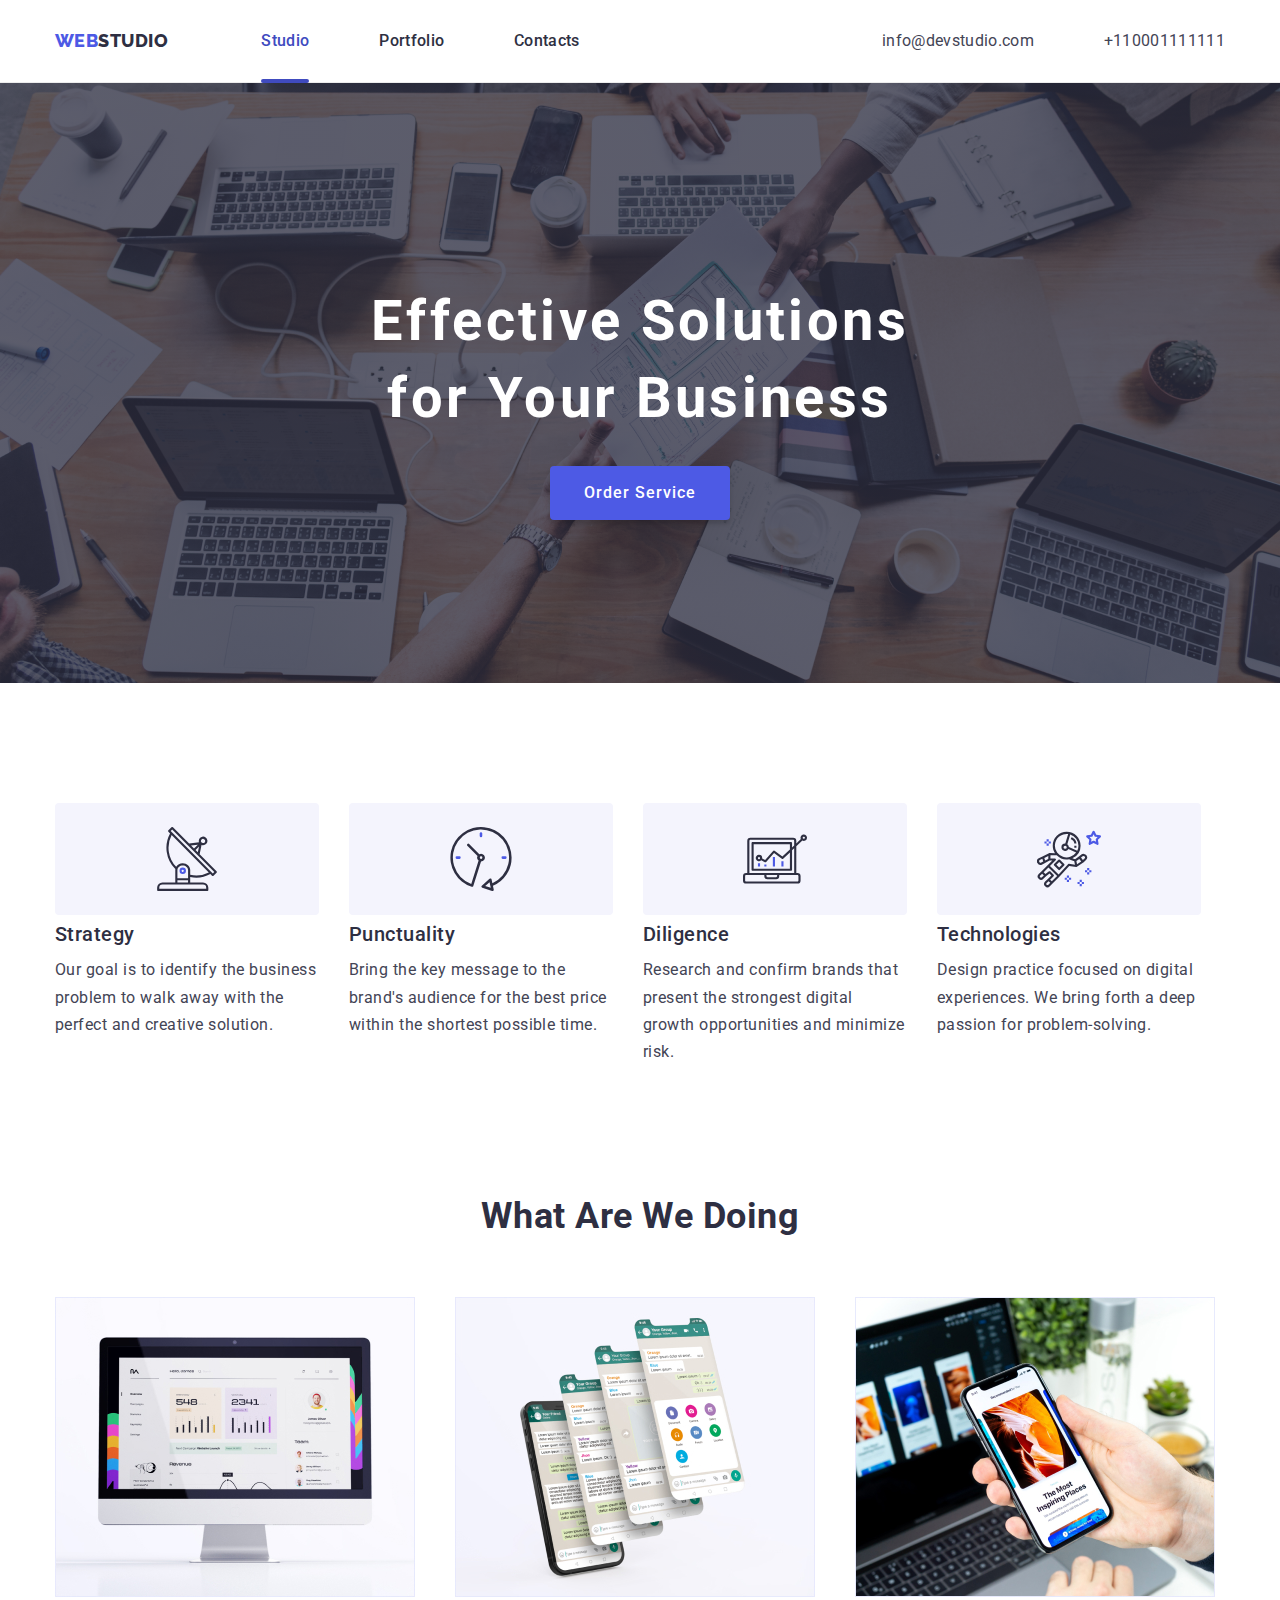
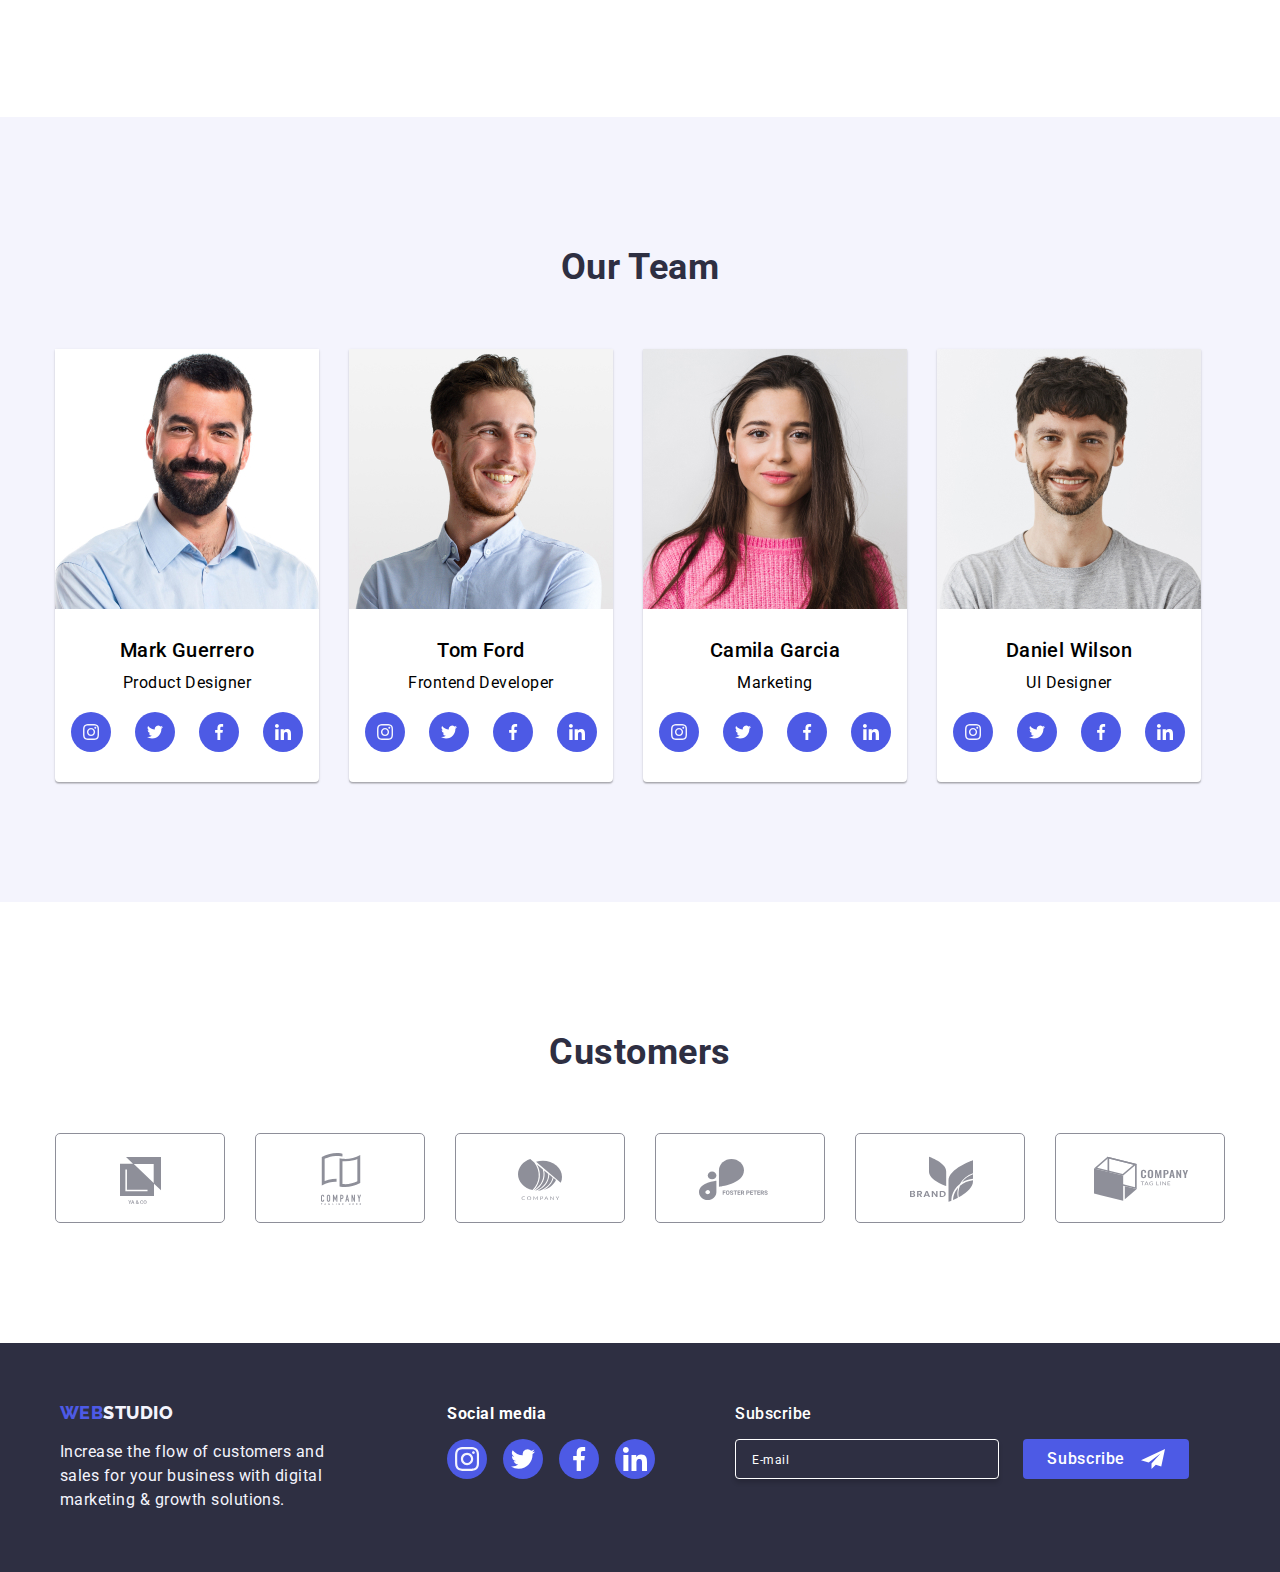
<file: index.html>
<!DOCTYPE html>
<html lang="en">
  <head>
    <meta charset="UTF-8" />
    <meta name="viewport" content="width=device-width, initial-scale=1.0" />
    <title>Studio</title>
    <link rel="preconnect" href="https://fonts.googleapis.com " />
    <link rel="preconnect" href="https://fonts.gstatic.com " crossorigin />

    <link
      rel="stylesheet"
      href="https://cdnjs.cloudflare.com/ajax/libs/modern-normalize/2.0.0/modern-normalize.min.css "
    />

    <link rel="stylesheet" href="./css/styles.css" />
    <link
      href="https://fonts.googleapis.com/css2?family=Raleway:wght@800&family=Roboto:wght@400;500;700;900&display=swap"
      rel="stylesheet"
    />
  </head>
  <body>
    <!--This is Header-->
    <header class="page-header">
      <div class="container menu">
        <!--Navigation-->
        <nav class="navigation">
          <a href="./index.html" class="logo-link">
            <span class="logo">WEB</span><span class="studio">STUDIO</span></a
          >

          <ul class="nav-menu list">
            <li class="item">
              <a href="./index.html" class="page current link">Studio</a>
            </li>
            <li class="item">
              <a href="./portfolio.html" class="page link">Portfolio</a>
            </li>
            <li class="item">
              <a href="#" class="page link">Contacts</a>
            </li>
          </ul>
        </nav>

        <ul class="contacts-menu list">
          <li class="item">
            <a href="mailto:info@devstudio.com" class="contact link">
              info@devstudio.com</a
            >
          </li>
          <li class="item">
            <a href="tel:+110001111111" class="contact link"> +110001111111</a>
          </li>
        </ul>
      </div>
    </header>

    <main>
      <!--This is Section 1-->
      <section class="hero">
        <div class="container">
          <h1 class="hero-title">
            Effective Solutions <br />
            for Your Business
          </h1>
          <button type="button" class="button primary" data-modal-open>
            Order Service
          </button>
        </div>
      </section>

      <!--This is Section 2-->

      <section class="section">
        <div class="container">
          <ul class="benefits list">
            <li class="item">
              <div class="icon">
                <svg class="benefits-svg-icon">
                  <use href="./images/icons.svg#antenna"></use>
                </svg>
              </div>
              <h3 class="title">Strategy</h3>
              <p class="description">
                Our goal is to identify the business <br />
                problem to walk away with the <br />
                perfect and creative solution.
              </p>
            </li>

            <li class="item">
              <div class="icon">
                <svg class="benefits-svg-icon">
                  <use href="./images/icons.svg#clock"></use>
                </svg>
              </div>
              <h3 class="title">Punctuality</h3>
              <p class="description">
                Bring the key message to the <br />
                brand's audience for the best price <br />
                within the shortest possible time.
              </p>
            </li>

            <li class="item">
              <div class="icon">
                <svg class="benefits-svg-icon">
                  <use href="./images/icons.svg#diagram"></use>
                </svg>
              </div>
              <h3 class="title">Diligence</h3>
              <p class="description">
                Research and confirm brands that <br />
                present the strongest digital growth opportunities and minimize
                risk.
              </p>
            </li>

            <li class="item">
              <div class="icon">
                <svg class="benefits-svg-icon">
                  <use href="./images/icons.svg#astronaut"></use>
                </svg>
              </div>
              <h3 class="title">Technologies</h3>
              <p class="description">
                Design practice focused on digital <br />
                experiences. We bring forth a deep <br />
                passion for problem-solving.
              </p>
            </li>
          </ul>
        </div>
      </section>

      <!--This is Section 3-->
      <section class="section no-top-padding">
        <div class="container">
          <h2 class="section-title">What Are We Doing</h2>
          <ul class="what-we-do list">
            <li class="item">
              <img
                src="./images/img-1.jpg"
                alt="Monitor"
                width="360"
                height="300"
                class="image"
              />
            </li>
            <li class="item">
              <img
                src="./images/img-2.jpg"
                alt="Mobile"
                width="360"
                height="300"
                class="image"
              />
            </li>
            <li class="item">
              <img
                src="./images/img-3.jpg"
                alt="Mobile/Phone"
                width="360"
                height="300"
                class="image"
              />
            </li>
          </ul>
        </div>
      </section>

      <!--This is Section 4-->
      <section class="section bg-team">
        <div class="container">
          <h2 class="section-title">Our Team</h2>
          <ul class="team list">
            <li class="item">
              <img
                src="./images/img-4.jpg"
                alt="Mark"
                width="270"
                height="260"
                class="image"
              />
              <h3 class="name">Mark Guerrero</h3>
              <p class="position">Product Designer</p>
              <ul class="social-team list">
                <li class="icon-item">
                  <a
                    class="link"
                    href="https://instagram.com"
                    target="_blank"
                    rel="noopenner
                  noreferrer"
                    aria-label="Link to Instagram"
                  >
                    <svg class="icon" width="16" height="16">
                      <use href="./images/icons.svg#icon-instagram"></use>
                    </svg>
                  </a>
                </li>
                <li class="icon-item">
                  <a
                    class="link"
                    href="https://twitter.com"
                    target="_blank"
                    rel="noopenner
                  noreferrer"
                    aria-label="Link to twitter"
                  >
                    <svg class="icon" width="16" height="16">
                      <use href="./images/icons.svg#icon-twitter"></use>
                    </svg>
                  </a>
                </li>
                <li class="icon-item">
                  <a
                    class="link"
                    href="https://facebook.com"
                    target="_blank"
                    rel="noopenner
                  noreferrer"
                    aria-label="Link to facebook"
                  >
                    <svg class="icon" width="16" height="16">
                      <use href="./images/icons.svg#icon-facebook"></use>
                    </svg>
                  </a>
                </li>
                <li class="icon-item">
                  <a
                    class="link"
                    href="https://linkedin.com"
                    target="_blank"
                    rel="noopenner
                  noreferrer"
                    aria-label="Link to linkedin"
                  >
                    <svg class="icon" width="16" height="16">
                      <use href="./images/icons.svg#icon-linkedin"></use>
                    </svg>
                  </a>
                </li>
              </ul>
            </li>

            <li class="item">
              <img
                src="./images/img-5.jpg"
                alt="Tom"
                width="270"
                height="260"
                class="image"
              />
              <h3 class="name">Tom Ford</h3>
              <p class="position">Frontend Developer</p>
              <ul class="social-team list">
                <li class="icon-item">
                  <a
                    class="link"
                    href="https://instagram.com"
                    target="_blank"
                    rel="noopenner
                  noreferrer"
                    aria-label="Link to Instagram"
                  >
                    <svg class="icon" width="16" height="16">
                      <use href="./images/icons.svg#icon-instagram"></use>
                    </svg>
                  </a>
                </li>
                <li class="icon-item">
                  <a
                    class="link"
                    href="https://twitter.com"
                    target="_blank"
                    rel="noopenner
                  noreferrer"
                    aria-label="Link to twitter"
                  >
                    <svg class="icon" width="16" height="16">
                      <use href="./images/icons.svg#icon-twitter"></use>
                    </svg>
                  </a>
                </li>
                <li class="icon-item">
                  <a
                    class="link"
                    href="https://facebook.com"
                    target="_blank"
                    rel="noopenner
                  noreferrer"
                    aria-label="Link to facebook"
                  >
                    <svg class="icon" width="16" height="16">
                      <use href="./images/icons.svg#icon-facebook"></use>
                    </svg>
                  </a>
                </li>
                <li class="icon-item">
                  <a
                    class="link"
                    href="https://linkedin.com"
                    target="_blank"
                    rel="noopenner
                  noreferrer"
                    aria-label="Link to linkedin"
                  >
                    <svg class="icon" width="16" height="16">
                      <use href="./images/icons.svg#icon-linkedin"></use>
                    </svg>
                  </a>
                </li>
              </ul>
            </li>

            <li class="item">
              <img
                src="./images/img-6.jpg"
                alt="Camila"
                width="270"
                height="260"
                class="image"
              />
              <h3 class="name">Camila Garcia</h3>
              <p class="position">Marketing</p>
              <ul class="social-team list">
                <li class="icon-item">
                  <a
                    class="link"
                    href="https://instagram.com"
                    target="_blank"
                    rel="noopenner
                  noreferrer"
                    aria-label="Link to Instagram"
                  >
                    <svg class="icon" width="16" height="16">
                      <use href="./images/icons.svg#icon-instagram"></use>
                    </svg>
                  </a>
                </li>
                <li class="icon-item">
                  <a
                    class="link"
                    href="https://twitter.com"
                    target="_blank"
                    rel="noopenner
                  noreferrer"
                    aria-label="Link to twitter"
                  >
                    <svg class="icon" width="16" height="16">
                      <use href="./images/icons.svg#icon-twitter"></use>
                    </svg>
                  </a>
                </li>
                <li class="icon-item">
                  <a
                    class="link"
                    href="https://facebook.com"
                    target="_blank"
                    rel="noopenner
                  noreferrer"
                    aria-label="Link to facebook"
                  >
                    <svg class="icon" width="16" height="16">
                      <use href="./images/icons.svg#icon-facebook"></use>
                    </svg>
                  </a>
                </li>
                <li class="icon-item">
                  <a
                    class="link"
                    href="https://linkedin.com"
                    target="_blank"
                    rel="noopenner
                  noreferrer"
                    aria-label="Link to linkedin"
                  >
                    <svg class="icon" width="16" height="16">
                      <use href="./images/icons.svg#icon-linkedin"></use>
                    </svg>
                  </a>
                </li>
              </ul>
            </li>

            <li class="item">
              <img
                src="./images/img-7.jpg"
                alt="Daniel"
                width="270"
                height="260"
                class="image"
              />
              <h3 class="name">Daniel Wilson</h3>
              <p class="position">UI Designer</p>
              <ul class="social-team list">
                <li class="icon-item">
                  <a
                    class="link"
                    href="https://instagram.com"
                    target="_blank"
                    rel="noopenner
                  noreferrer"
                    aria-label="Link to Instagram"
                  >
                    <svg class="icon" width="16" height="16">
                      <use href="./images/icons.svg#icon-instagram"></use>
                    </svg>
                  </a>
                </li>
                <li class="icon-item">
                  <a
                    class="link"
                    href="https://twitter.com"
                    target="_blank"
                    rel="noopenner
                  noreferrer"
                    aria-label="Link to twitter"
                  >
                    <svg class="icon" width="16" height="16">
                      <use href="./images/icons.svg#icon-twitter"></use>
                    </svg>
                  </a>
                </li>
                <li class="icon-item">
                  <a
                    class="link"
                    href="https://facebook.com"
                    target="_blank"
                    rel="noopenner
                  noreferrer"
                    aria-label="Link to facebook"
                  >
                    <svg class="icon" width="16" height="16">
                      <use href="./images/icons.svg#icon-facebook"></use>
                    </svg>
                  </a>
                </li>
                <li class="icon-item">
                  <a
                    class="link"
                    href="https://linkedin.com"
                    target="_blank"
                    rel="noopenner
                  noreferrer"
                    aria-label="Link to linkedin"
                  >
                    <svg class="icon" width="16" height="16">
                      <use href="./images/icons.svg#icon-linkedin"></use>
                    </svg>
                  </a>
                </li>
              </ul>
            </li>
          </ul>
        </div>
      </section>

      <!--Customers-->
      <section class="section">
        <div class="container">
          <h2 class="section-title">Customers</h2>
          <ul class="partners list">
            <li class="item">
              <a
                href="./images/icons.svg#icon-Logo"
                class="link"
                target="_blank"
                rel="noopenner
                  noreferrer"
                aria-label="Link to Client 1"
              >
                <svg class="icon" width="104" height="56">
                  <use href="./images/icons.svg#icon-Logo"></use>
                </svg>
              </a>
            </li>

            <li class="item">
              <a
                class="link"
                target="_blank"
                rel="noopenner
                  noreferrer"
                aria-label="Link to Logo-2"
              >
                <svg class="icon" width="104" height="56">
                  <use href="./images/icons.svg#icon-Logo-2"></use>
                </svg>
              </a>
            </li>

            <li class="item">
              <a
                class="link"
                target="_blank"
                rel="noopenner
                  noreferrer"
                aria-label="Link to Logo-3"
              >
                <svg class="icon" width="104" height="56">
                  <use href="./images/icons.svg#icon-Logo-3"></use>
                </svg>
              </a>
            </li>

            <li class="item">
              <a
                class="link"
                target="_blank"
                rel="noopenner
                  noreferrer"
                aria-label="Link to Logo-4"
              >
                <svg class="icon" width="104" height="56">
                  <use href="./images/icons.svg#icon-Logo-4"></use>
                </svg>
              </a>
            </li>

            <li class="item">
              <a
                class="link"
                target="_blank"
                rel="noopenner
                  noreferrer"
                aria-label="Link to Logo-5"
              >
                <svg class="icon" width="104" height="56">
                  <use href="./images/icons.svg#icon-Logo-5"></use>
                </svg>
              </a>
            </li>

            <li class="item">
              <a
                class="link"
                target="_blank"
                rel="noopenner
                  noreferrer"
                aria-label="Link to Logo-6"
              >
                <svg class="icon" width="104" height="56">
                  <use href="./images/icons.svg#icon-Logo-6"></use>
                </svg>
              </a>
            </li>
          </ul>
        </div>
      </section>
    </main>

    <!--This is Section 5 Footer-->
    <footer class="page-footer">
      <div class="container">
        <!--Main footer-->
        <div class="footer">
          <!--Footer section 1-->
          <div class="footer-address">
            <a href="./index.html" class="logo-link">
              <span class="logo">WEB</span
              ><span class="studio-footer">STUDIO</span></a
            >

            <p class="footer-description">
              Increase the flow of customers and <br />
              sales for your business with digital <br />
              marketing & growth solutions.
            </p>
          </div>

          <!--Footer section 2-->
          <div class="footer-block">
            <b class="footer-heading">Social media</b>
            <ul class="social-footer list">
              <li class="footer-item">
                <a
                  class="link"
                  href="https://instagram.com"
                  target="_blank"
                  rel="noopenner
              noreferrer"
                  aria-label="Link to instagram"
                >
                  <svg class="icon" width="24" height="24">
                    <use href="./images/icons.svg#icon-instagram"></use>
                  </svg>
                </a>
              </li>

              <li class="footer-item">
                <a
                  class="link"
                  href="https://twitter.com"
                  target="_blank"
                  rel="noopenner
              noreferrer"
                  aria-label="Link to twitter"
                >
                  <svg class="icon" width="24" height="24">
                    <use href="./images/icons.svg#icon-twitter"></use>
                  </svg>
                </a>
              </li>

              <li class="footer-item">
                <a
                  class="link"
                  href="https://facebook.com"
                  target="_blank"
                  rel="noopenner
              noreferrer"
                  aria-label="Link to facebook"
                >
                  <svg class="icon" width="24" height="24">
                    <use href="./images/icons.svg#icon-facebook"></use>
                  </svg>
                </a>
              </li>

              <li class="footer-item">
                <a
                  class="link"
                  href="https://linkedin.com"
                  target="_blank"
                  rel="noopenner
              noreferrer"
                  aria-label="Link to linkedin"
                >
                  <svg class="icon" width="24" height="24">
                    <use href="./images/icons.svg#icon-linkedin"></use>
                  </svg>
                </a>
              </li>
            </ul>
          </div>
          <!--Footer subscribe-->
          <div class="footer-container footer-form">
            <form name="subscribe_form" autocomplete="on">
              <label class="footer-label">
                Subscribe
                <input
                  type="email"
                  name="email"
                  placeholder="E-mail"
                  class="footer-input"
                  required
                />
              </label>
              <button type="submit" class="footer-button">
                Subscribe
                <svg class="footer-form-subscribe">
                  <use href="./images/icons.svg#submit"></use>
                </svg>
              </button>
            </form>
          </div>
        </div>
      </div>
    </footer>

    <!--Modal-->
    <div class="backdrop is-hidden" data-modal>
      <div class="modal">
        <button class="modal-close" type="button" data-modal-close>
          <svg class="modal-close-icon" width="8" height="8">
            <use href="./images/icons.svg#icon-close"></use>
          </svg>
        </button>
        <p class="form-header">Leave your contacts and we will call you back</p>

        <form name="signup_form" autocomplete="on" class="form-container list">
          <label class="form-label">
            <span class="form-label-text">Name </span>
            <input type="text" class="form-input" name="full_name" required />
            <!-- <span class="form input iconbox"> -->
            <svg class="form-input-icon">
              <use href="./images/icons.svg#person"></use>
            </svg>
            <!-- close span -->
          </label>
          <label class="form-label">
            <span class="form-label-text">Phone</span>
            <input type="tel" class="form-input" name="phone_number" required />
            <svg class="form-input-icon">
              <use href="./images/icons.svg#phone"></use>
            </svg>
          </label>

          <label class="form-label">
            <span class="form-label-text">Email</span>
            <input type="email" class="form-input" name="email_add" required />
            <svg class="form-input-icon">
              <use href="./images/icons.svg#email"></use>
            </svg>
          </label>

          <label class="form-label-textarea">
            <span class="form-label-text">Comment</span>
            <textarea
              name="comment"
              class="form-textarea"
              placeholder="Text input"
              required
            ></textarea>
          </label>

          <label class="form-agree-box">
            <input
              type="checkbox"
              value="agree"
              name="agreement"
              class="checkbox"
              required
            />
            <span class="checkbox-icon">
              <svg class="check-box">
                <use href="./images/icons.svg#check-box"></use>
              </svg>
            </span>

            <span class="form-box_text">
              I accept the terms and conditions of the &nbsp;<a
                href="#"
                class="form-agree-box_link"
                >Privacy Policy</a
              >
            </span>
          </label>

          <div class="form-button_container">
            <button type="submit" class="form-button">Send</button>
          </div>
        </form>
      </div>
    </div>

    <!--Modal Script-->
    <script src="./js/modal.js"></script>
  </body>
</html>
</file>
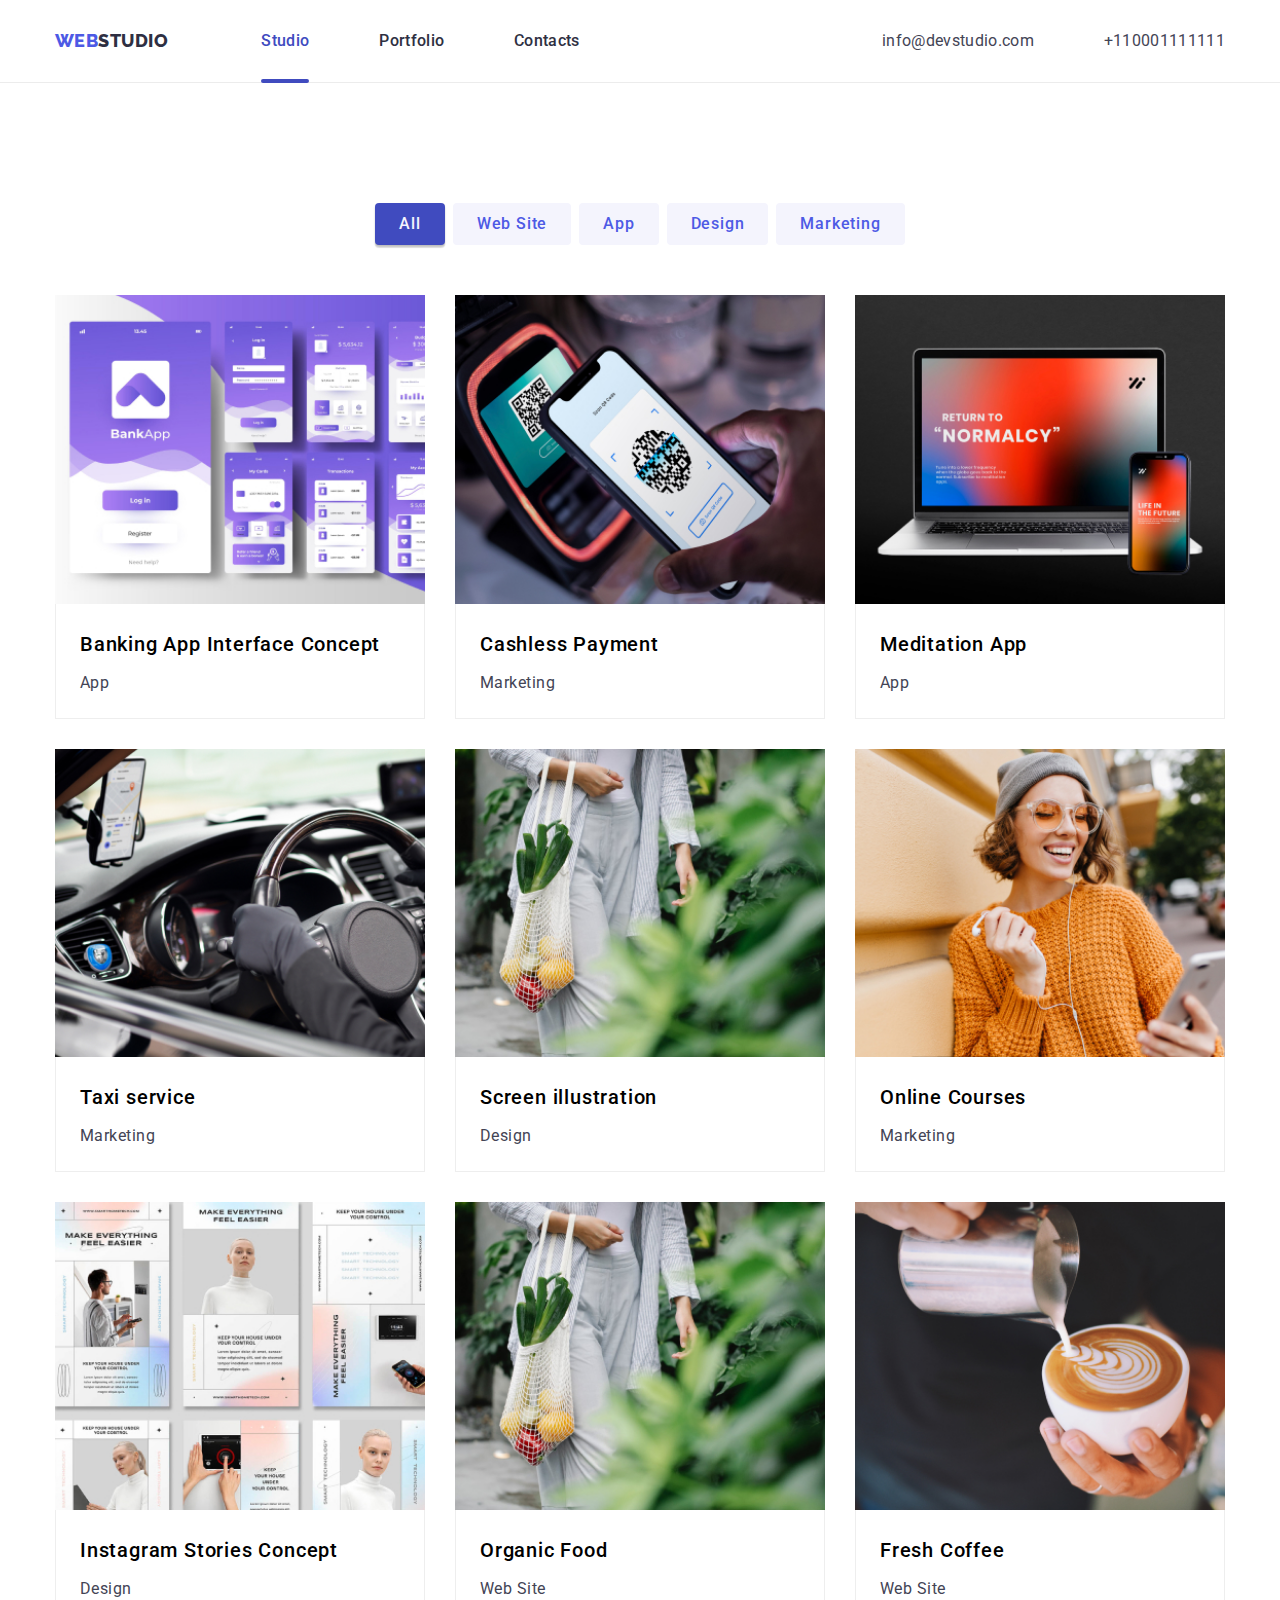
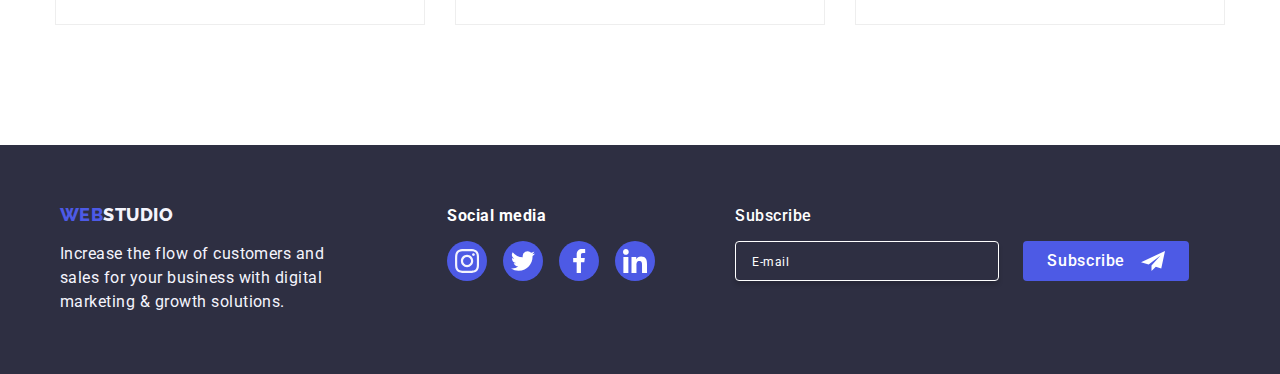
<file: portfolio.html>
<!DOCTYPE html>
<html lang="en">
  <head>
    <meta charset="UTF-8" />
    <meta name="viewport" content="width=device-width, initial-scale=1.0" />
    <title>Portfolio</title>
    <link rel="preconnect" href="https://fonts.googleapis.com " />
    <link rel="preconnect" href="https://fonts.gstatic.com " crossorigin />

    <link
      rel="stylesheet"
      href="https://cdnjs.cloudflare.com/ajax/libs/modern-normalize/2.0.0/modern-normalize.min.css "
    />

    <link rel="stylesheet" href="./css/styles.css" />
    <link
      href="https://fonts.googleapis.com/css2?family=Raleway:wght@800&family=Roboto:wght@400;500;700;900&display=swap"
      rel="stylesheet"
    />
  </head>
  <body>
    <!--This is Header-->
    <header class="page-header">
      <div class="container menu">
        <!--Navigation-->
        <nav class="navigation">
          <a href="./index.html" class="logo-link">
            <span class="logo">WEB</span><span class="studio">STUDIO</span></a
          >

          <ul class="nav-menu list">
            <li class="item">
              <a href="./index.html" class="page current link">Studio</a>
            </li>
            <li class="item">
              <a href="./portfolio.html" class="page link">Portfolio</a>
            </li>
            <li class="item">
              <a href="#" class="page link">Contacts</a>
            </li>
          </ul>
        </nav>

        <ul class="contacts-menu list">
          <li class="item">
            <a href="mailto:info@devstudio.com" class="contact link">
              info@devstudio.com</a
            >
          </li>
          <li class="item">
            <a href="tel:+110001111111" class="contact link"> +110001111111</a>
          </li>
        </ul>
      </div>
    </header>

    <main>
      <section class="section">
        <div class="container">
          <!--This is section 1-->
          <ul class="filters list">
            <li class="space">
              <button type="button" class="button filter current">All</button>
            </li>
            <li class="space">
              <button type="button" class="button filter">Web Site</button>
            </li>
            <li class="space">
              <button type="button" class="button filter">App</button>
            </li>
            <li class="space">
              <button type="button" class="button filter">Design</button>
            </li>
            <li class="space">
              <button type="button" class="button filter">Marketing</button>
            </li>
          </ul>

          <!--This is section 2-->
          <ul class="projects list">
            <li class="project-card">
              <a href="" class="project link">
                <div class="description">
                  <img
                    src="./images/img-8.jpg"
                    alt="banking app interface concept"
                    width="370"
                    height="294"
                    class="image"
                  />
                  <p class="substrate-cover-text">
                    14 Stylish and User-Friendly App Design Concepts · Task
                    Manager App · Calorie Tracker App · Exotic Fruit Ecommerce
                    App · Cloud Storage App
                  </p>
                  <div class="substrate">
                    <h2 class="name">Banking App Interface Concept</h2>
                    <p class="type">App</p>
                  </div>
                </div>
              </a>
            </li>

            <li class="project-card">
              <a href="" class="project link">
                <div class="description">
                  <img
                    src="./images/img-9.jpg"
                    alt="cashless App"
                    width="370"
                    height="294"
                    class="image"
                  />
                  <p class="substrate-cover-text">
                    14 Stylish and User-Friendly App Design Concepts · Task
                    Manager App · Calorie Tracker App · Exotic Fruit Ecommerce
                    App · Cloud Storage App
                  </p>
                  <div class="substrate">
                    <h2 class="name">Cashless Payment</h2>
                    <p class="type">Marketing</p>
                  </div>
                </div>
              </a>
            </li>
            <li class="project-card">
              <a href="" class="project link">
                <div class="description">
                  <img
                    src="./images/img-10.jpg"
                    alt="meditation App"
                    width="370"
                    height="294"
                    class="image"
                  />
                  <p class="substrate-cover-text">
                    14 Stylish and User-Friendly App Design Concepts · Task
                    Manager App · Calorie Tracker App · Exotic Fruit Ecommerce
                    App · Cloud Storage App
                  </p>
                  <div class="substrate">
                    <h2 class="name">Meditation App</h2>
                    <p class="type">App</p>
                  </div>
                </div>
              </a>
            </li>
            <li class="project-card">
              <a href="" class="project link">
                <div class="description">
                  <img
                    src="./images/img-11.jpg"
                    alt="taxi service"
                    width="370"
                    height="294"
                    class="image"
                  />
                  <p class="substrate-cover-text">
                    14 Stylish and User-Friendly App Design Concepts · Task
                    Manager App · Calorie Tracker App · Exotic Fruit Ecommerce
                    App · Cloud Storage App
                  </p>
                  <div class="substrate">
                    <h2 class="name">Taxi service</h2>
                    <p class="type">Marketing</p>
                  </div>
                </div>
              </a>
            </li>
            <li class="project-card">
              <a href="" class="project link">
                <div class="description">
                  <img
                    src="./images/img-12.jpg"
                    alt="screen illustration"
                    width="370"
                    height="294"
                    class="image"
                  />
                  <p class="substrate-cover-text">
                    14 Stylish and User-Friendly App Design Concepts · Task
                    Manager App · Calorie Tracker App · Exotic Fruit Ecommerce
                    App · Cloud Storage App
                  </p>
                  <div class="substrate">
                    <h2 class="name">Screen illustration</h2>
                    <p class="type">Design</p>
                  </div>
                </div>
              </a>
            </li>
            <li class="project-card">
              <a href="" class="project link">
                <div class="description">
                  <img
                    src="./images/img-13.jpg"
                    alt="online courses"
                    width="370"
                    height="294"
                    class="image"
                  />
                  <p class="substrate-cover-text">
                    14 Stylish and User-Friendly App Design Concepts · Task
                    Manager App · Calorie Tracker App · Exotic Fruit Ecommerce
                    App · Cloud Storage App
                  </p>
                  <div class="substrate">
                    <h2 class="name">Online Courses</h2>
                    <p class="type">Marketing</p>
                  </div>
                </div>
              </a>
            </li>
            <li class="project-card">
              <a href="" class="project link">
                <div class="description">
                  <img
                    src="./images/img-14.jpg"
                    alt="instagram stories concept"
                    width="370"
                    height="294"
                    class="image"
                  />
                  <p class="substrate-cover-text">
                    14 Stylish and User-Friendly App Design Concepts · Task
                    Manager App · Calorie Tracker App · Exotic Fruit Ecommerce
                    App · Cloud Storage App
                  </p>
                  <div class="substrate">
                    <h2 class="name">Instagram Stories Concept</h2>
                    <p class="type">Design</p>
                  </div>
                </div>
              </a>
            </li>
            <li class="project-card">
              <a href="" class="project link">
                <div class="description">
                  <img
                    src="./images/img-15.jpg"
                    alt="organic Food"
                    width="370"
                    height="294"
                    class="image"
                  />
                  <p class="substrate-cover-text">
                    14 Stylish and User-Friendly App Design Concepts · Task
                    Manager App · Calorie Tracker App · Exotic Fruit Ecommerce
                    App · Cloud Storage App
                  </p>
                  <div class="substrate">
                    <h2 class="name">Organic Food</h2>
                    <p class="type">Web Site</p>
                  </div>
                </div>
              </a>
            </li>
            <li class="project-card">
              <a href="" class="project link">
                <div class="description">
                  <img
                    src="./images/img-16.jpg"
                    alt="fresh coffee"
                    width="370"
                    height="294"
                    class="image"
                  />
                  <p class="substrate-cover-text">
                    14 Stylish and User-Friendly App Design Concepts · Task
                    Manager App · Calorie Tracker App · Exotic Fruit Ecommerce
                    App · Cloud Storage App
                  </p>
                  <div class="substrate">
                    <h2 class="name">Fresh Coffee</h2>
                    <p class="type">Web Site</p>
                  </div>
                </div>
              </a>
            </li>
          </ul>
        </div>
      </section>
    </main>

    <!--This is Section 5 Footer-->
    <footer class="page-footer">
      <div class="container">
        <!--Main footer-->
        <div class="footer">
          <!--Footer section 1-->
          <div class="footer-address">
            <a href="./index.html" class="logo-link">
              <span class="logo">WEB</span
              ><span class="studio-footer">STUDIO</span></a
            >

            <p class="footer-description">
              Increase the flow of customers and <br />
              sales for your business with digital <br />
              marketing & growth solutions.
            </p>
          </div>

          <!--Footer section 2-->
          <div class="footer-block">
            <b class="footer-heading">Social media</b>
            <ul class="social-footer list">
              <li class="footer-item">
                <a
                  class="link"
                  href="https://instagram.com"
                  target="_blank"
                  rel="noopenner
              noreferrer"
                  aria-label="Link to instagram"
                >
                  <svg class="icon" width="24" height="24">
                    <use href="./images/icons.svg#icon-instagram"></use>
                  </svg>
                </a>
              </li>

              <li class="footer-item">
                <a
                  class="link"
                  href="https://twitter.com"
                  target="_blank"
                  rel="noopenner
              noreferrer"
                  aria-label="Link to twitter"
                >
                  <svg class="icon" width="24" height="24">
                    <use href="./images/icons.svg#icon-twitter"></use>
                  </svg>
                </a>
              </li>

              <li class="footer-item">
                <a
                  class="link"
                  href="https://facebook.com"
                  target="_blank"
                  rel="noopenner
              noreferrer"
                  aria-label="Link to facebook"
                >
                  <svg class="icon" width="24" height="24">
                    <use href="./images/icons.svg#icon-facebook"></use>
                  </svg>
                </a>
              </li>

              <li class="footer-item">
                <a
                  class="link"
                  href="https://linkedin.com"
                  target="_blank"
                  rel="noopenner
              noreferrer"
                  aria-label="Link to linkedin"
                >
                  <svg class="icon" width="24" height="24">
                    <use href="./images/icons.svg#icon-linkedin"></use>
                  </svg>
                </a>
              </li>
            </ul>
          </div>
          <!--Footer subscribe-->
          <div class="footer-container footer-form">
            <form name="subscribe_form" autocomplete="on">
              <label class="footer-label">
                Subscribe
                <input
                  type="email"
                  name="email"
                  placeholder="E-mail"
                  class="footer-input"
                  required
                />
              </label>
              <button type="submit" class="footer-button">
                Subscribe
                <svg class="footer-form-subscribe">
                  <use href="./images/icons.svg#submit"></use>
                </svg>
              </button>
            </form>
          </div>
        </div>
      </div>
    </footer>
  </body>
</html>
</file>
<file: css/styles.css>
:root {
  --iriscolor: #4d5ae5;
  --grey: #2e2f42;
  --navybluecolor: #2e2f42;
  --oceancolor: #404bbf;
  --whitecolor: white;
  --slatecolor: #434455;
  --cornflower: #e7e9fc;
  --cloud: #f4f4fd;
  --lightslate: #8e8f99;
  --green: #31d0aa;
  --dairy: #fcfcfc;
}

body {
  font-family: "Roboto", sans-serif;
  font-size: 16px;
  letter-spacing: 0.03em;
  color: var(--slate);
  background-color: var(--whitecolor);
}

h1,
h2,
h3,
h4,
h5,
h6,
p {
  margin: 0;
}

html {
  box-sizing: border-box;
}

*,
*::after,
*::before {
  box-sizing: inherit;
}

img {
  display: block;
  max-width: 100%;
  height: auto;
}

.list {
  list-style-type: none;
  padding: 0;
  margin: 0;
}

.link {
  text-decoration: none;
  color: inherit;
}

.section {
  padding: 94px 0;
}

.section.no-top-padding {
  padding-top: 0;
}

.logo-link {
  text-decoration: none;
  font-family: "Raleway", sans-serif;
  font-size: 18px;
  font-weight: 800;
}

.page-header {
  border-bottom: 1px solid #ececec;
}

.container {
  width: 1200px;
  padding: 0 15px;
  margin: 0 auto;
}

.logo {
  color: var(--iriscolor);
}

.studio {
  color: var(--grey);
}

.contacts-menu {
  margin-left: auto;
}

.nav-menu .item:not(:last-child),
.contacts-menu .item:not(:last-child) {
  margin-right: 70px;
}

.nav-menu {
  margin-left: 93px;
}

.nav-menu .page,
.contacts-menu .contact {
  color: var(--grey, #2e2f42);
  text-decoration: none;
  font-weight: 500;
  line-height: 1.15;
  letter-spacing: 0.02em;
  display: block;
  padding-top: 32px;
  padding-bottom: 32px;
  background-color: transparent;
  transition: background-color 250ms cubic-bezier(0.4, 0, 0.2, 1),
    color 250ms cubic-bezier(0.4, 0, 0.2, 1);
}

.contacts-menu .contact {
  color: var(--slatecolor);
  font-weight: 400;
}

.menu,
.navigation,
.nav-menu,
.contacts-menu {
  display: flex;
  align-items: center;
}

.nav-menu .page:hover,
.nav-menu .page:focus,
.nav-menu .page.current,
.contacts-menu .contact:hover,
.contacts-menu .contact:focus {
  color: var(--oceancolor);
}

/*1*/
.page::after {
  content: "";
  border-radius: 2px;
  height: 4px;
  width: 0;
  position: absolute;
  left: 0;
  bottom: -1px;
  transition: width 250ms ease-in-out, background-color 250ms ease-in-out;
}

/*2*/
.page.current:after {
  content: "";
  border: 2px solid var(--oceancolor);
  border-radius: 2px;
  background-color: var(--oceancolor);
  height: 4px;
  width: 100%;
  position: absolute;
  left: 0px;
  bottom: -1px;
}

/*3*/
.page:hover::after,
page:focus::after {
  border: 2px solid var(--oceancolor);
  background-color: var(--oceancolor);
  width: 100%;
}

.page {
  position: relative;
}

.partners .icon {
  fill: currentColor;
}

.button.filter:hover,
.button.filter:focus,
.button.filter.current {
  background: var(--oceancolor);
  color: var(--cloud);
  box-shadow: 0px 3px 1px rgba(0, 0, 0, 0.1), 0px 1px 2px rgba(0, 0, 0, 0.08),
    0px 2px 2px rgba(0, 0, 0, 0.12);
}

.footer-item .link:hover,
.footer-item .link:focus {
  color: var(--whitecolor);
  background: var(--oceancolor);
  border-radius: 20px;
}

.footer-item .link:hover,
.footer-item .link:focus {
  color: var(--whitecolor);
  background: var(--green);
  border-radius: 40px;
}

.footer .icon {
  width: 24px;
  height: 24px;
}

.hero {
  padding: 200px 0;
  text-align: center;
  height: 600px;
  background: linear-gradient(rgba(46, 47, 66, 0.78), rgba(46, 47, 66, 0.78)),
    url(../images/hero-bg.jpg);
  background-position: center;
  background-repeat: no-repeat;
  background-size: cover;
  margin: 0 auto;
}

.hero-title {
  color: white;
  line-height: 1.36;
  text-align: center;
  font-size: 56px;
  letter-spacing: 0.06em;
  margin-bottom: 30px;
}

.team {
  display: flex;
  flex-wrap: wrap;
  margin-left: -30px;
  margin-top: -30px;
}

.social-team .list {
  display: flex;
  padding-top: 10px;
}

.social-team {
  padding-top: 10px;
  display: flex;
  justify-content: center;
  gap: 24px;
}

.bg-team {
  background-color: var(--cloud);
}

.social-team .icon-item {
  width: 40px;
  height: 40px;
}

.social-footer .footer-item {
  width: 40px;
  height: 40px;
}

.social .item {
  padding-top: 10px;
  display: flex;
}

.social-team .link {
  display: flex;
  width: 100%;
  height: 100%;
  border-radius: 50%;
  align-items: center;
  justify-content: center;
  color: var(--whitecolor);
  background-color: var(--iriscolor);
  transition: background-color 250ms cubic-bezier(0.4, 0, 0.2, 1),
    color 250ms cubic-bezier(0.4, 0, 0.2, 1);
}

.social-team .icon {
  fill: currentColor;
  width: 16px;
  height: 16px;
}

.social-footer .link {
  display: flex;
  width: 100%;
  height: 100%;
  align-items: center;
  justify-content: center;
  border-radius: 50%;
  color: var(--cloud);
  background-color: var(--iriscolor);
  transition: background-color 250ms cubic-bezier(0.4, 0, 0.2, 1),
    color 250ms cubic-bezier(0.4, 0, 0.2, 1);
}

.svg .icon {
  fill: currentColor;
}
.footer-heading {
  color: var(--white, #fff);
  font-family: Roboto;
  font-size: 16px;
}

.customers-list {
  display: flex;
  justify-content: center;
  gap: 45px;
  padding-top: 20px;
}

.customers-item {
  width: calc ((100% - 100px) / 6);
  height: 90px;
}

.team .item {
  padding-bottom: 30px;
  background-color: white;
  border-radius: 0px 0px 4px 4px;
  flex-basis: calc(98% / 4 - 30px);
  margin-left: 30px;
  margin-top: 30px;
  box-shadow: 0px 1px 3px rgba(0, 0, 0, 0.12), 0px 1px 1px rgba(0, 0, 0, 0.14),
    0px 2px 1px rgba(0, 0, 0, 0.12);
}

.team .name,
.team .position {
  text-align: center;
  font-size: 16px;
  line-height: 1.19;
}

.team .name {
  font-size: 20px;
  font-weight: 500;
  letter-spacing: 0.02em;
  color: var(--navyblue);
  margin-top: 30px;
  margin-bottom: 10px;
}

.team .position {
  color: var(--slate);
  font-size: 16px;
  font-weight: 400;
  margin-bottom: 10px;
}

.partners {
  display: flex;
  gap: 30px;
}

.partners .item {
  width: calc((100% - 150px) / 6);
  height: 90px;
}

.partners .link {
  display: flex;
  height: 100%;
  width: 100%;
  border: 1px solid var(--lightslate);
  border-radius: 5px;
  justify-content: center;
  align-items: center;
  color: var(--lightslate);
  background-color: transparent;
  transition: background-color 250ms cubic-bezier(0.4, 0, 0.2, 1),
    color 250ms cubic-bezier(0.4, 0, 0.2, 1);
}

.partners .link:hover,
.partners .link:focus {
  border-color: var(--oceancolor);
  color: var(--oceancolor);
  cursor: pointer;
}

.partners .list {
  display: flex;
  gap: 30px;
}

.substrate {
  background-color: var(--whitecolor);
  padding: 20px 24px;
  border: 1px solid #eeeeee;
  border-top: 0;
  position: relative;
  overflow: hidden;
}

.button {
  cursor: pointer;
  border-color: transparent;
  letter-spacing: 0.05em;
  font-family: inherit;
  font-size: 16px;
  font-weight: 500;
  border-radius: 4px;
}

.button.primary {
  padding: 10px 32px;
  line-height: 1.87;
  letter-spacing: 0.06em;
  color: var(--whitecolor);
  background: var(--iris, #4d5ae5);
  box-shadow: 0px 4px 4px rgba(0, 0, 0, 0.15);
}

.button.primary:hover,
.button.primary:focus {
  background-color: var(--oceancolor);
  color: var(--whitecolor);
  box-shadow: 0px 3px 1px rgba(0, 0, 0, 0.1), 0px 1px 2px rgba(0, 0, 0, 0, 0.08),
    0px 2px 2px rgba(0, 0, 0, 0.12);
}

.button.filter {
  padding: 6px 22px;
  background: var(--cloud);
  font-weight: 500;
  line-height: 1.62;
  color: var(--iriscolor);
  background: var(--cloud, #f4f4fd);
  transition: background-color 250ms cubic-bezier(0.4, 0, 0.2, 1),
    color 250ms cubic-bezier(0.4, 0, 0.2, 1);
}

.filters {
  display: flex;
  justify-content: center;
  margin-bottom: 50px;
}

.filters .space + .space {
  margin-left: 8px;
}

.project .name {
  font-size: 20px;
  font-weight: 500;
  line-height: 2;
  letter-spacing: 0.04em;
  color: var(--navyblue);
  margin-bottom: 4px;
}

.project .type {
  color: var(--slatecolor);
  font-size: 16px;
  font-weight: 400;
  line-height: 1.87;
}

.project-card:hover {
  box-shadow: 0px 2px 1px 0px rgba(46, 47, 66, 0.08),
    0px 1px 1px 0px rgba(46, 47, 66, 0.16),
    0px 1px 6px 0px rgba(46, 47, 66, 0.08);
}

.projects {
  display: flex;
  flex-wrap: wrap;
  margin-left: -30px;
  margin-top: -30px;
}

.project-card {
  flex-basis: calc(100% / 3 - 30px);
  margin-left: 30px;
  margin-top: 30px;
}

.substrate-cover-text {
  position: absolute;
  overflow: hidden;
  top: 0;
  left: 0;
  height: 100%;
  width: 100%;
  padding: 40px 32px;
  color: var(--cloud, #f4f4fd);
  background: var(--iris, #4d5ae5);
  transform: translateY(100%);
  transition: transform 250ms ease-in-out;
}

.description {
  position: relative;
  width: 100%;
  height: 100%;
  overflow: hidden;
}

.project:hover .substrate-cover-text,
.project:focus .substrate {
  transform: translateY(0);
}

.benefits {
  display: flex;
  flex-wrap: wrap;
  margin-left: -30px;
  margin-top: -30px;
}

.benefits .item {
  flex-basis: calc(100px / 4 + 30px);
  margin-left: 30px;
  margin-top: 30px;
}

.benefits .icon {
  width: 264px;
  height: 112px;
  display: flex;
  align-items: center;
  justify-content: center;
  margin-bottom: 8px;
  border-radius: 4px;
  background: var(--cloud, #f4f4fd);
}

.benefits-svg-icon {
  width: 64px;
  height: 64px;
}

.what-we-do {
  display: flex;
  flex-wrap: wrap;
  margin-left: -30px;
  margin-top: -30px;
}

.what-we-do .item {
  flex-basis: calc(100% / 3 - 30px);
  margin-left: 30px;
  margin-top: 30px;
}

.benefits .title {
  color: var(--grey, #2e2f42);
  font-size: 20px;
  font-weight: 500;
  margin-bottom: 10px;
  line-height: 1.14;
}

.benefits .description {
  color: var(--slate, #434455);
  font-size: 16px;
  font-weight: 400;
  line-height: 1.71;
}

.section-title {
  margin-bottom: 50px;
  color: var(--grey, #2e2f42);
  text-align: center;
  font-size: 36px;
  line-height: 1.71;
}

.section {
  padding: 120px 0;
}

.section-customers-icon {
  fill: inherit;
}

.page-footer {
  padding: 60px 0 60px 60px;
  margin: 0 auto;
  background: var(--grey);
}

.footer {
  display: flex;
  flex-wrap: wrap;
  margin-top: -12px;
  margin-left: -50px;
  align-items: baseline;
}

.footer-address {
  margin-top: 12px;
  margin-left: 25px;
}

.footer-block {
  margin-left: 123px;
}

.social-footer {
  padding-top: 16px;
  display: flex;
  justify-content: flex-start;
  gap: 16px;
}

.icon-item {
  width: 40px;
  height: 40px;
}

.icon-item .link:hover,
.icon-item .link:focus {
  color: var(--whitecolor);
  background: var(--oceancolor);
  border-radius: 20px;
}

.footer-description {
  color: var(--cloud, #f4f4fd);
  text-align: left;
  line-height: 1.5;
  padding-top: 16px;
}

.studio-footer {
  color: var(--cloud, #f4f4fd);
}

.backdrop {
  position: fixed;
  top: 0;
  left: 0;
  width: 100%;
  height: 100%;
  background-color: rgba(0, 0, 0, 0.2);
  opacity: 1;
  transition: opacity 250ms cubic-bezier(0.4, 0, 0.2, 1),
    color 250ms cubic-bezier(0.4, 0, 0.2, 1);
}

.modal {
  position: absolute;
  top: 50%;
  left: 50%;
  min-width: 408px;
  min-height: 584px;
  border-radius: 4px;
  background-color: var(--dairy, #fcfcfc);
  transform: translate(-50%, -50%) scale(1);
  transition: transform 250ms cubic-bezier(0.4, 0, 0.2, 1);
}

.backdrop.is-hidden .data-modal {
  transform: translate(-50%, -50%) scale(0);
}

.modal-close {
  position: absolute;
  top: 24px;
  right: 24px;
  padding: 0px;
  display: flex;
  justify-content: center;
  align-items: center;
  width: 24px;
  height: 24px;
  background-color: var(--cornflower);
  color: var(--navybluecolor);
  border: 1px solid rgba(0, 0, 0, 0.1);
  border-radius: 15px;
  cursor: pointer;
  transition: background-color 250ms ease-in-out, color 250ms ease-in-out;
  transition: color 250ms cubic-bezier(0.4, 0, 2, 1);
}

.modal-close-icon {
  fill: currentColor;
}

.modal-close:hover,
.modal-close:focus {
  color: var(--whitecolor);
  background-color: var(--oceancolor);
  border: 1px solid var(--oceancolor);
}

.backdrop.is-hidden {
  visibility: none;
  opacity: 0;
  pointer-events: none;
}

.footer-container form {
  display: flex;
  align-items: flex-end;
}

.footer-form {
  width: 453px;
  height: 80px;
  flex-shrink: 0;
  margin-left: 80px;
}

.footer-label {
  display: block;
  color: var(--white, #fff);
  font-weight: 500;
  /* margin-bottom: 16px; */
}

.footer-input {
  color: var(--white, #fff);
  width: 264px;
  height: 40px;
  padding: 8px 16px;
  display: flex;
  margin-top: 16px;
  font-size: 14px;
  flex-shrink: 0;
  background: var(--navyblue, #2e2f42);
  border-radius: 4px;
  border: 1px solid var(--white, #fff);
  box-shadow: 0px 4px 4px 0px rgba(0, 0, 0, 0.15);
}

.footer-input::placeholder {
  color: var(--white, #fff);
  font-size: 12px;
  font-style: normal;
  font-weight: 400;
  line-height: 24px;
  letter-spacing: 0.48px;
}

.footer-button {
  height: 40px;
  display: inline-flex;
  padding: 8px 24px;
  justify-content: center;
  align-items: center;
  gap: 16px;
  margin-left: 24px;
  border: none;
  font-weight: 500;
  line-height: 24px;
  letter-spacing: 0.64px;
  border-radius: 4px;
  color: var(--white, #fff);
  background: var(--iris, #4d5ae5);
  cursor: pointer;
  transition-property: background-color, color;
  transition-duration: 250ms;
  transition-timing-function: cubic-bezier(0.4, 0, 0.2, 1);
}
.footer-form-subscribe {
  width: 24px;
  height: 24px;
}

.form-header {
  /* padding-top: 72px;
  padding-left: 24px;
  padding-right: 24px; */
  color: var(--navyblue, #2e2f42);
  text-align: center;
  font-weight: 500;
  margin-bottom: 34px;
}
.form-container {
  display: flex;
  flex-direction: column;
  align-items: flex-start;
  /* width: 360px;
  height: 336px; */
  border-radius: 4px;
  /* margin-left: 24px;
  margin-right: 24px; */
}
.form-button_container {
  display: flex;
  align-items: center;
  justify-content: center;
  width: 100%;
}
.form-button {
  width: 169px;
  height: 56px;
  padding: 16px 32px;
  border: none;
  /* margin-bottom: 24px; */
  font-weight: 500;
  letter-spacing: 0.64px;
  border-radius: 4px;
  background: var(--iris, #4d5ae5);
  color: var(--white, #fff);
  box-shadow: 0px 4px 4px 0px rgba(0, 0, 0, 0.15);
  cursor: pointer;
  transition-property: background-color, color;
  transition-duration: 250ms;
  transition-timing-function: cubic-bezier(0.4, 0, 0.2, 1);
}
.form-button:hover,
.form-button:focus {
  background-color: var(--oceancolor);
}

.form-input {
  display: block;
  width: 360px;
  height: 40px;
  padding-top: 11px;
  padding-bottom: 11px;
  padding-left: 38px;
  flex-shrink: 0;
  font-size: 14px;
  fill: currentColor;
  border-radius: 4px;
  border: 1px solid var(--navyblue-modal, rgba(46, 47, 66, 0.4));
  transition-property: border;
  transition-duration: 250ms;
  transition-timing-function: cubic-bezier(0.4, 0, 0.2, 1);
}
.form-input:focus,
.form-input:hover,
.form-textarea:hover,
.form-textarea:focus {
  border: 1px solid var(--iris, #4d5ae5);
}

.form-input:focus + .form-input-icon,
.form-input:hover + .form-input-icon {
  fill: var(--iris);
}
.form-textarea {
  width: 360px;
  height: 120px;
  flex-shrink: 0;
  padding-top: 8px;
  padding-left: 16px;
  border-radius: 4px;
  font-size: 14px;
  border: 1px solid var(--navyblue-modal, rgba(46, 47, 66, 0.4));
  resize: none;
  transition-property: border;
  transition-duration: 250ms;
  transition-timing-function: cubic-bezier(0.4, 0, 0.2, 1);
}

.form-textarea::placeholder {
  color: var(--navyblue-modal, rgba(46, 47, 66, 0.4));
  font-size: 12px;
  font-weight: 400;
  line-height: 14px;
  letter-spacing: 0.48px;
}
.checkbox {
  appearance: none;
  position: absolute;
}
.checkbox-icon {
  display: inline-block;
  border-radius: 2px;
  fill: none;
  transition-property: border;
  transition-duration: 250ms;
  transition-timing-function: cubic-bezier(0.4, 0, 0.2, 1);
}

.checkbox-icon:hover,
.checkbox-icon:focus {
  border: 1px solid var(--iris, #4d5ae5);
}
.check-box {
  display: block;
  width: 16px;
  height: 16px;
  border-radius: 2px;
  border: 1px solid var(--navyblue-modal, rgba(46, 47, 66, 0.4));
  cursor: pointer;
}

.checkbox:checked .checkbox-icon {
  background-size: contain;
  font: var(--white);
  fill: var(--white);
  border-radius: 2px;
  border: 1px solid var(--iris, rgba(46, 47, 66, 0.4));
  background-color: var(--iris);
  cursor: pointer;
}

.form-label {
  position: relative;
  margin-bottom: 30px;
  font-size: 12px;
  line-height: 1.166;
  letter-spacing: 0.01em;
  color: var(--lightslate, #8e8f99);
}
.form-label-textarea {
  position: relative;
  margin-bottom: 16px;
  font-size: 12px;
  line-height: 1.166;
  letter-spacing: 0.01em;
  color: var(--lightslate, #8e8f99);
}
.form-label-text {
  position: absolute;
  top: -20px;
  padding-left: 15px;
}
.form-input-icon {
  position: absolute;
  transform: translateY(-50%);
  top: 50%;
  left: 16px;
  width: 18px;
  height: 24px;
  fill: var(--navyblue, #2e2f42);
  transition-property: fill;
  transition-duration: 250ms;
  transition-timing-function: cubic-bezier(0.4, 0, 0.2, 1);
}

.form-box {
  display: flex;
  justify-content: flex-start;
  width: 360px;
  height: 16px;
  gap: 8px;
  margin-bottom: 24px;
  padding-left: 15px;
  padding-left: 15px;
}

.form-box_text {
  flex-shrink: 0;
  color: var(--lightslate, #8e8f99);
  font-size: 12px;
  font-weight: 400;
  line-height: 14px;
  letter-spacing: 0.48px;
  margin-bottom: 24px;
}

.form-box_link {
  text-align: center;
  color: var(--iris, #4d5ae5);
  font-size: 12px;
  font-weight: 400;
  line-height: 16px;
  letter-spacing: 0.48px;
  text-decoration-line: underline;
  transition-property: color, text-decoration-color;
  transition-duration: 250ms;
  transition-timing-function: cubic-bezier(0.4, 0, 0.2, 1);
}
.form-box_link:hover,
.form-box_link:focus {
  color: var(--ocean);
  text-decoration-color: rgba(0, 0, 255, 0);
}

.modal-form {
  display: flex;
  width: 360px;
  flex-direction: column;
  align-items: flex-start;
  justify-content: center;
  gap: 8px;
  padding-left: 24px;
  padding-right: 24px;
}

.modal-form-label {
  display: block;
  position: relative;
  margin-top: 4px;
  color: var(--lightslate, #8e8f99);
  font-size: 12px;
  font-weight: 400;
  line-height: 14px;
  letter-spacing: 0.48px;
}

.modal-label-text {
  display: block;
  margin-bottom: 4px;
}

.modal-form-input {
  display: block;
  padding: 8px;
  border: 1px solid #2a2a2a;
  border-radius: 4px;
  font-family: inherit;
  font-size: 16px;
  outline: none;
}
</file>
